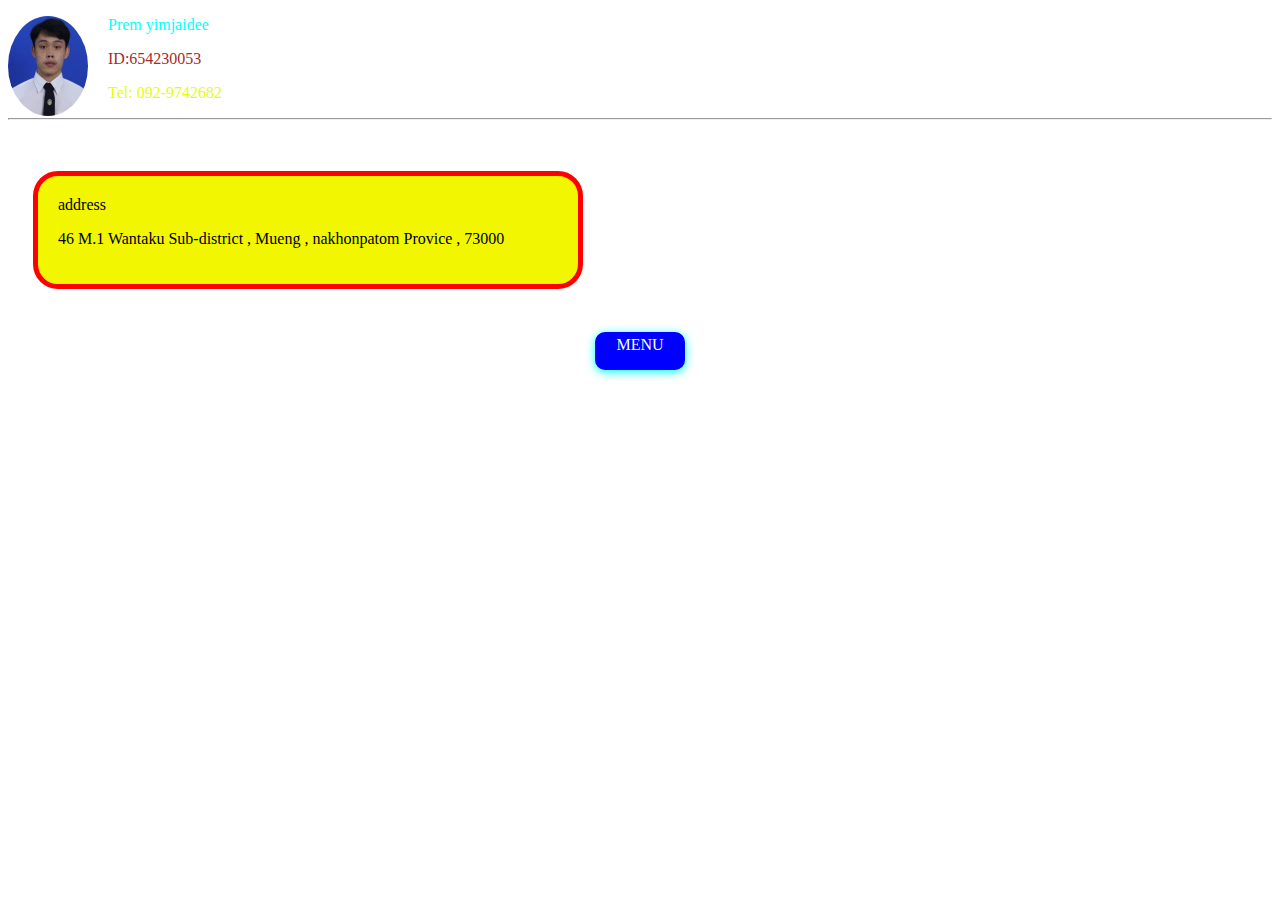
<file: index.html>
<!DOCTYPE html>
<html>

<head>
    <title>My first webpage</title>
    <style>
        img {
            width: 80px;
            border-radius: 50%;
            float: left;
            margin-right: 20px;
        }
        
        p.name {
            font-size: 30 px;
            color: aqua
        }
        
        p.ID {
            font-size: 30 px;
            color: brown;
        }
        
        p.Tel {
            font-size: 30 px;
            color: rgb(229, 255, 0)
        }
        
        .menu {
            background-color: blue;
            border-radius: 10px;
            margin: auto;
            padding: 4px 20px;
            text-align: center;
            box-shadow: 0px 2px 10px aqua;
            width: 50px;
            height: 30px;
        }
        
        a {
            text-decoration: none;
            color: azure;
        }
        
        .mybox {
            width: 500px;
            border: 5px solid rgb(255, 0, 0);
            padding: 20px;
            margin: 25px;
            border-radius: 25px;
            background-color: rgb(242, 247, 0);
        }
    </style>
</head>

<body>
    <img src="images/53.jpg" alt="" style="width: 80px;border-radius: 50% ;">
    <p class=" name"> Prem yimjaidee
        <p>
            <p class="ID"> ID:654230053</p>
            <p class="Tel">Tel: 092-9742682</p>
            <hr>
            <br>

            <div class="mybox">
                <hr2> address
                    <hr2>
                        <p>46 M.1 Wantaku Sub-district , Mueng , nakhonpatom Provice , 73000</p>
            </div>
<br>
            <div class="menu">
                <a href="053_01_home.html">MENU</a> </div>

</body>

</html>
</file>
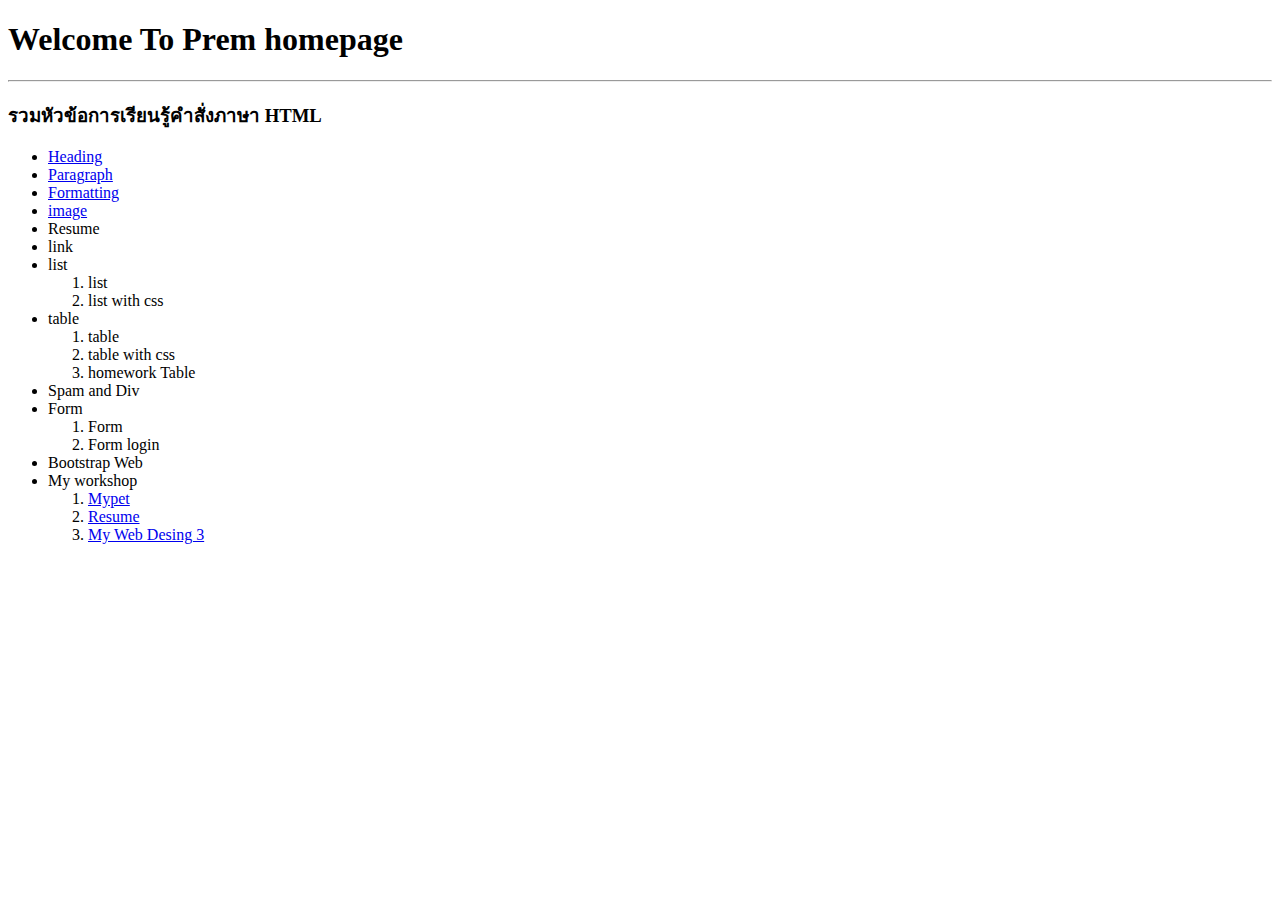
<file: 053_01_home.html>
<!DOCTYPE html>
<html lang="en">
<head>
    <meta charset="UTF-8">
    <meta name="viewport" content="width=device-width, initial-scale=1.0">
    <meta name="description" content="สอนการใช้งานคำสั่งภาษา HTML">
    <meta name="keywords" content="๋HTML css bootstrap">    
    <title>Prem yimjaidee</title>
</head>
<body>
    <h1>Welcome To Prem homepage</h1>
    <hr>
    <h3>รวมหัวข้อการเรียนรู้คำสั่งภาษา HTML</h3>
    <ul>
        <li>
            <a href="053_02_heading.html">Heading<a>
        </li>
        <li>
            <a href="053_03_paragraph.html">Paragraph<a>
        </li>
        <li >
            <a href="053_04_formatting.html">Formatting</a>
        </li>
        <li>
        <a href="053_05_image.html">image</a>
    </li>
   
        <li>Resume</li>
        <li>link</li>
        <li>list</li>
        <ol>
            <li>list</li>
            <li>list with css</li>
        </ol>
        <li>table</li>
        <ol>
            <li>table</li>
            <li>table with css</li>
            <li>homework Table</li>
        </ol>
        <li>Spam and Div</li>
        <li>Form</li>
        <ol>
            <li>Form</li>
            <li>Form login</li>
        </ol>
        <li>Bootstrap Web</li>
        <li>My workshop</li>
            <ol>
        <li>
            <a href="053_06_mypet.html">Mypet</a>
        </li>
        <li>
            <a href="053_Resume.html">Resume</a>
        </li>
        <li>
            <a href="053_07_webD3.html">My Web Desing 3</a>
        </li></ol>
    </ul>
</body>
</html>
</file>
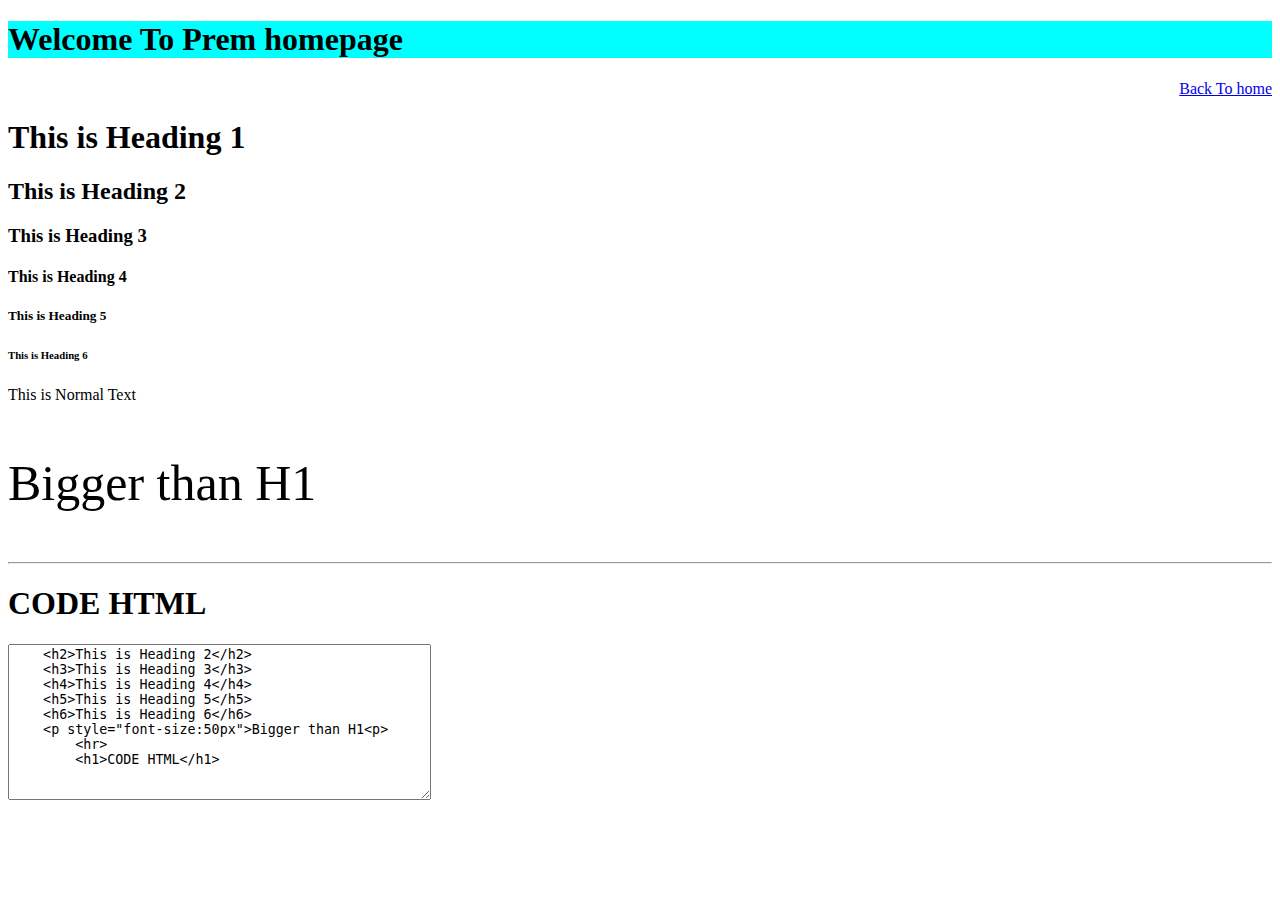
<file: 053_02_heading.html>
<!DOCTYPE html>
<html lang="en">
<head>
    <meta charset="UTF-8">
    <meta name="viewport" content="width=device-width, initial-scale=1.0">
    <meta name="description" content="สอนการใช้งานคำสั่งภาษา HTML">
    <meta name="keywords" content="๋HTML css bootstrap">    
    <title>Heading</title>
</head>
<body>
    <h1 style="color: black;background-color: aqua;">Welcome To Prem homepage </h1>
    <p style="text-align: right;">
        <a href="053_01_home.html">Back To home</a>
    </p>
    <h1>This is Heading 1</h1>
    <h2>This is Heading 2</h2>
    <h3>This is Heading 3</h3>
    <h4>This is Heading 4</h4>
    <h5>This is Heading 5</h5>
    <h6>This is Heading 6</h6>
    
    <p>This is Normal Text</p>
    <p style="font-size:50px">Bigger than H1<p>
        <hr>
        <h1>CODE HTML</h1>
        <textarea name="" id="" cols="50" rows="10">
    <h2>This is Heading 2</h2>
    <h3>This is Heading 3</h3>
    <h4>This is Heading 4</h4>
    <h5>This is Heading 5</h5>
    <h6>This is Heading 6</h6>
    <p style="font-size:50px">Bigger than H1<p>
        <hr>
        <h1>CODE HTML</h1>
</textarea>
        <body>
        <html>
</file>
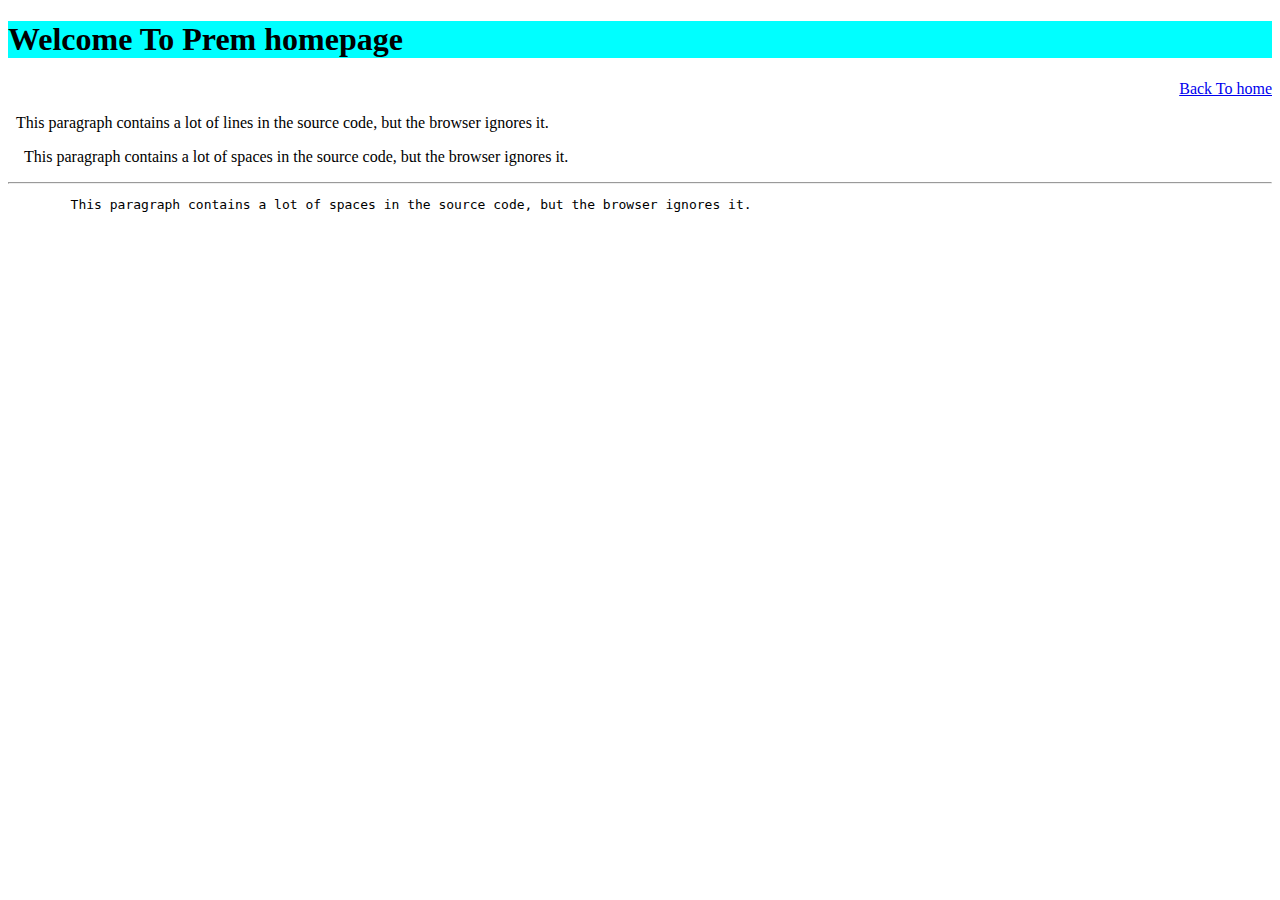
<file: 053_03_paragraph.html>
<!DOCTYPE html>
<html lang="en">
<head>
    <meta charset="UTF-8">
    <meta name="viewport" content="width=device-width, initial-scale=1.0">
    <meta name="description" content="สอนการใช้งานคำสั่งภาษา HTML">
    <meta name="keywords" content="๋HTML css bootstrap">    
    <title>Paragraph</title>
</head>
<body>
    <h1 style="color: black;background-color: aqua;">Welcome To Prem homepage </h1>
    <p style="text-align: right;">
        <a href="053_01_home.html">Back To home</a>
    </p>
    <p>
       &nbsp;&nbsp;This paragraph contains a lot of lines in the source code, but the browser ignores it. <br>
    </p>

    <p>
        &nbsp;&nbsp;&nbsp;&nbsp;This paragraph contains a lot of spaces in the source code, but the browser ignores it. 
    </p>
    <hr>
    <pre>
        This paragraph contains a lot of spaces in the source code, but the browser ignores it. 
    </pre>
    </head>
<body>
</file>
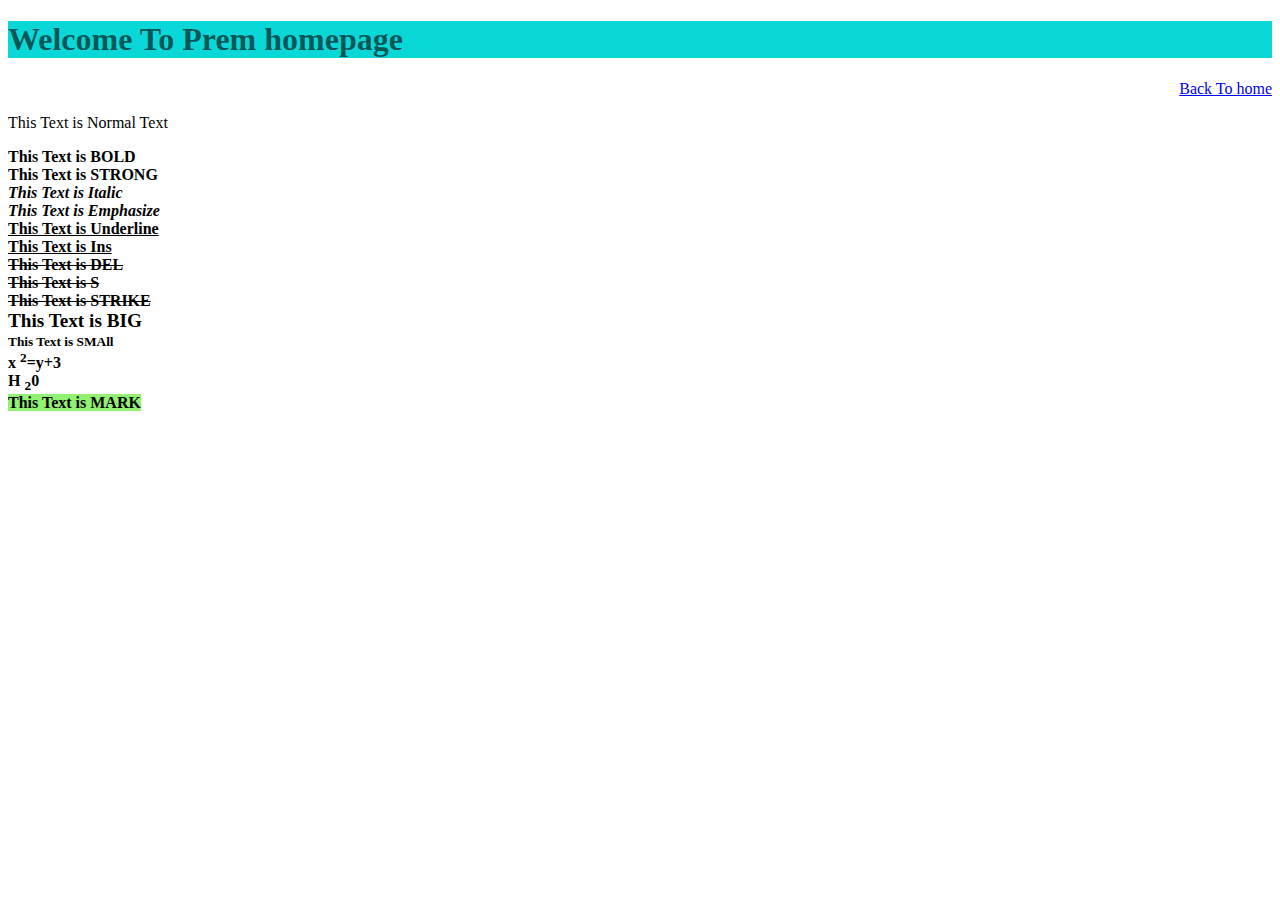
<file: 053_04_formatting.html>
<!DOCTYPE html>
<html lang="en">
<head>
    <meta charset="UTF-8">
    <meta name="viewport" content="width=device-width, initial-scale=1.0">
    <meta name="description" content="สอนการใช้งานคำสั่งภาษา HTML">
    <meta name="keywords" content="๋HTML css bootstrap">    
    <title>Formatting</title>
</head>
<body>
    <h1 style="color: rgba(0, 0, 0, 0.61);background-color: rgb(10, 216, 216);">Welcome To Prem homepage </h1>
    <p style="text-align: right;">
        <a href="053_01_home.html">Back To home</a>
    </p>
    <p>This Text is Normal Text</p>
    <b>This Text is BOLD</b><br>

    <strong>This Text is STRONG<strong><br>
        <i>This Text is Italic</i><br>

        <em>This Text is Emphasize</em><br>
        <u>This Text is Underline</u><br>
        
        <ins>This Text is Ins</ins><br>
        <del>This Text is DEL</del><br>

        <s>This Text is S</s><br>
        <Strike>This Text is STRIKE</Strike><br>

        <big>This Text is BIG</big><br>
        <small>This Text is SMAll</small><br>
        
        x <sup>2</sup>=y+3 <br>
        H <sub>2</sub>0 <br>
        <mark style="background-color: rgba(54, 230, 0, 0.548);">This Text is MARK</mark>
</body>
</html>
</file>
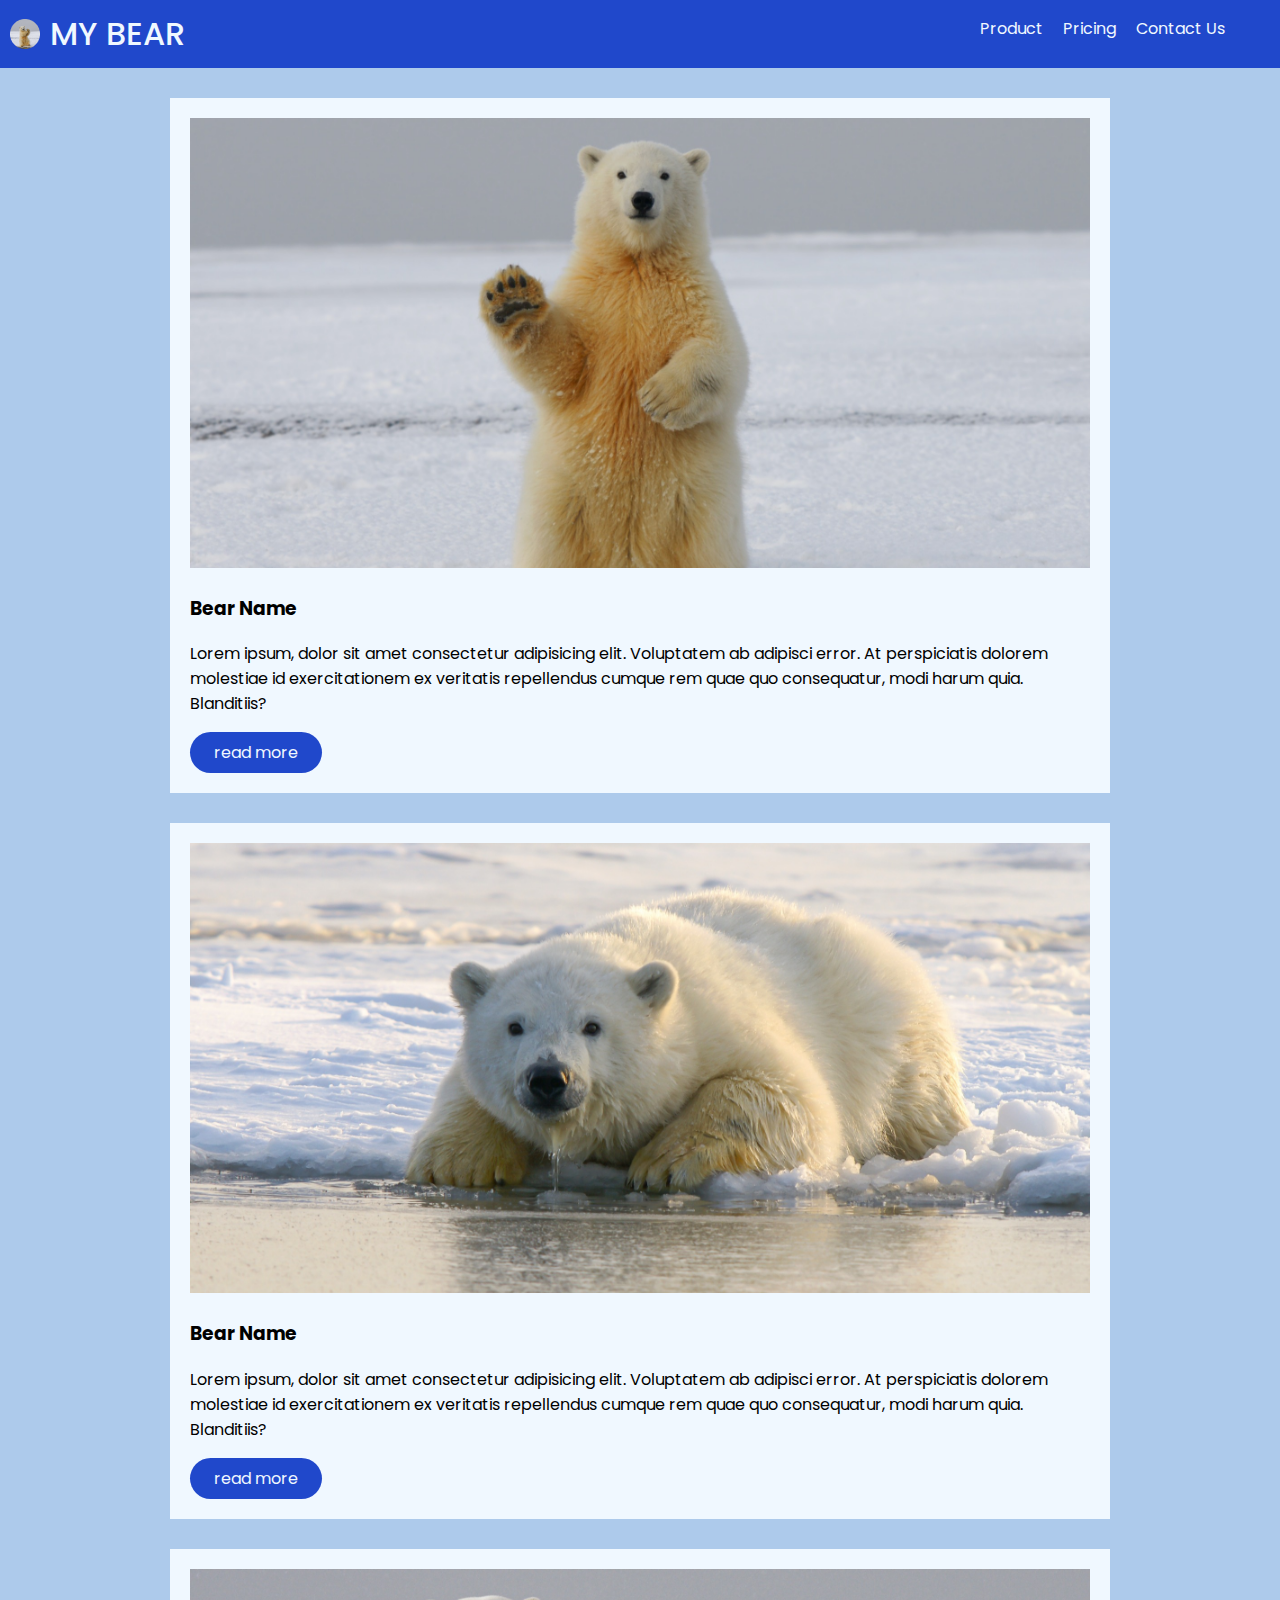
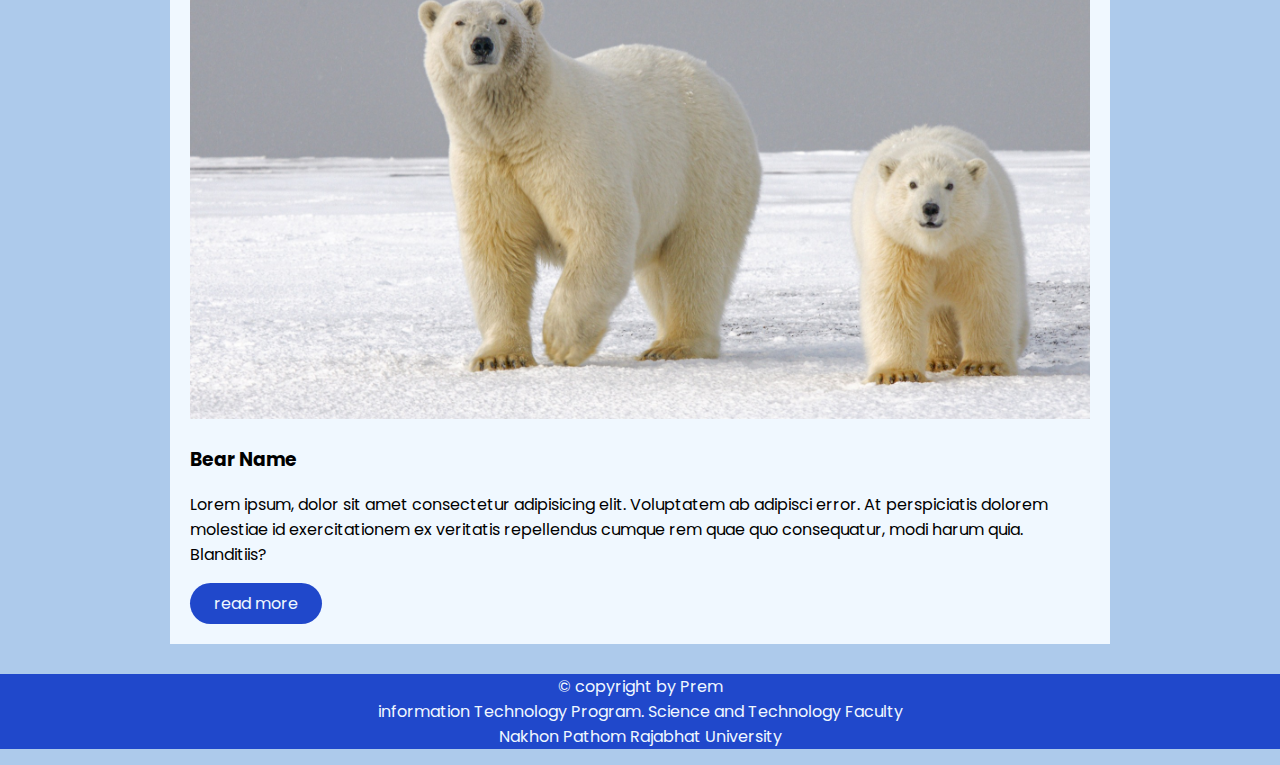
<file: 053_06_mypet.html>
<!DOCTYPE html>
<html lang="en">
<head>
    <meta charset="UTF-8">
    <meta name="viewport" content="width=device-width, initial-scale=1.0">
    <title>My pet Webpage</title>
    <link rel="stylesheet" href="css/mypet.css">
</head>
<body>
    <header>
        <nav>
            <div class="logo">
                <img src="images/b4.png" alt="">
                <h1 class="text-h1">My BEAR</h1>
            </div>
            
                <ul class="menu">
                    <li><a href="#">Product</a></li>
                    <li><a href="#">Pricing</a></li>
                    <li><a href="#">Contact Us</a></li>
                </ul>
            
        </nav>
    </header>

    
    <div class="main-content">
        <div class="box">
            <img src="images/b1.png" alt="" class="image"> 
            <h3>Bear Name</h3>
            <p>Lorem ipsum, dolor sit amet consectetur adipisicing elit.
                 Voluptatem ab adipisci error. At perspiciatis dolorem molestiae 
                 id exercitationem ex veritatis repellendus cumque rem quae quo consequatur,
                  modi harum quia. Blanditiis?</p>
                  <div class="button"><a href="#">read more</a></div>
        </div>
        <div class="box"><img src="images/b2.png" alt=""class="image">
            <h3>Bear Name</h3>
            <p>Lorem ipsum, dolor sit amet consectetur adipisicing elit.
                 Voluptatem ab adipisci error. At perspiciatis dolorem molestiae 
                 id exercitationem ex veritatis repellendus cumque rem quae quo consequatur,
                  modi harum quia. Blanditiis?</p>
                  <div class="button"><a href="#">read more</a></div></div>
        <div class="box"><img src="images/b3.png" alt=""class="image">
            <h3>Bear Name</h3>
            <p>Lorem ipsum, dolor sit amet consectetur adipisicing elit.
                 Voluptatem ab adipisci error. At perspiciatis dolorem molestiae 
                 id exercitationem ex veritatis repellendus cumque rem quae quo consequatur,
                  modi harum quia. Blanditiis?</p>
                  <div class="button"><a href="#">read more</a></div>
                </div>
    </div>
    
    <footer>
        <p>&copy;
            copyright by Prem <br>
            information Technology Program. 
            Science and Technology Faculty <br>
            Nakhon Pathom Rajabhat University</p>
    </footer>
</body>
</html>
</file>
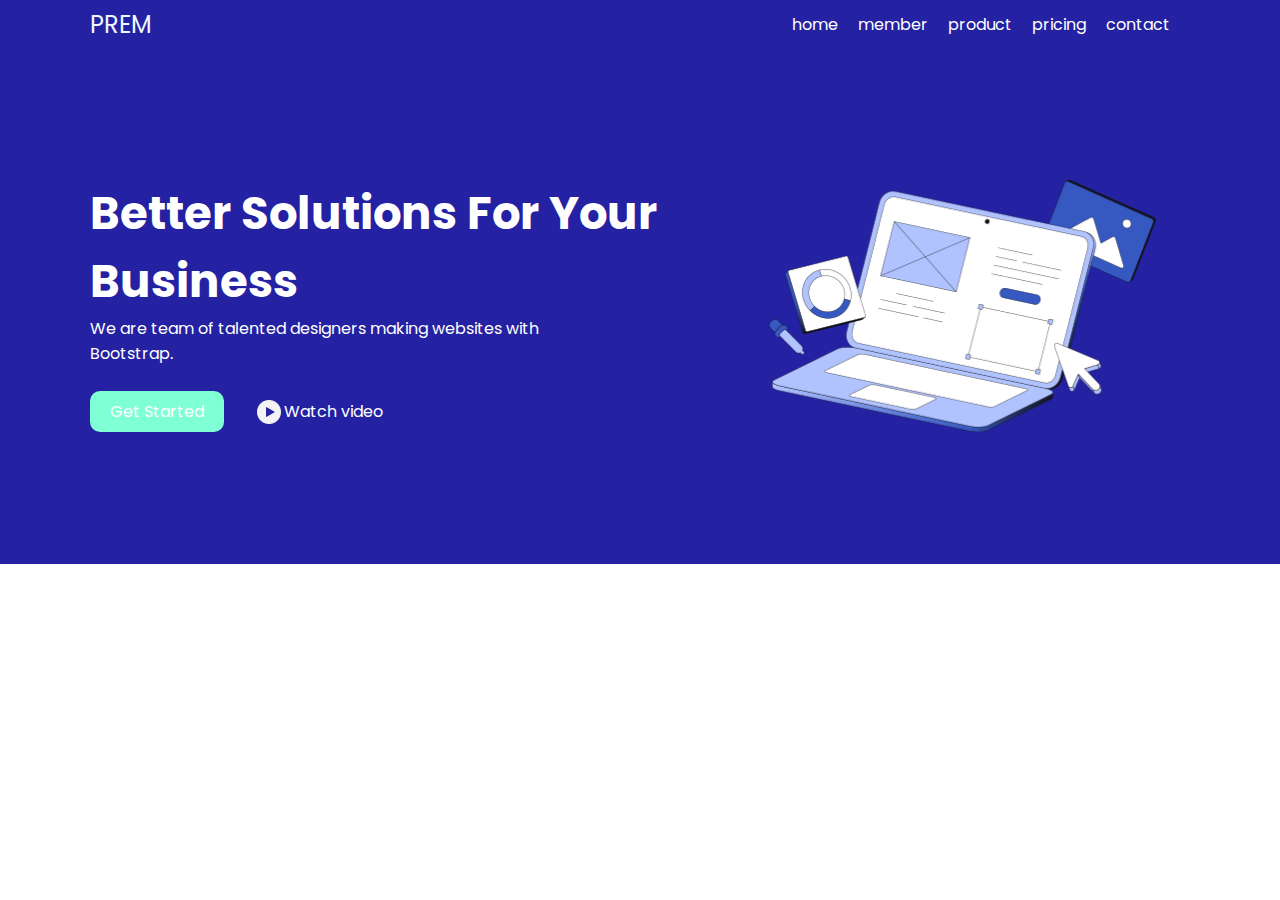
<file: 053_07_webD3.html>
<!DOCTYPE html>
<html lang="en">
  <head>
    <meta charset="UTF-8" />
    <meta name="viewport" content="width=device-width, initial-scale=1.0" />
    <title>My Web Design 3 : Prem</title>
    <link rel="stylesheet" href="css/webD3.css" />
  </head>
  <body>
    <header>
      <nav>
        <div class="logo">PREM</div>
        <ul class="menu">
          <li><a href="#">home</a></li>
          <li><a href="#">member</a></li>
          <li><a href="#">product</a></li>
          <li><a href="#">pricing</a></li>
          <li><a href="#">contact</a></li>
        </ul>
      </nav>

      <section class="hero">
        <div class="hero-text-box">
          <h1 style="font-size: 45px;">Better Solutions For Your 
            Business</h1>
          <p>
            We are team of talented designers making websites with <br>Bootstrap.
          </p>
          <br>
          <div class="hero-button">
            <div class="hero-bt-getstarted">Get Started</div>
            
            <div class="hero-bt-watch">
              <img width="30px" height="30px" src="images/Play Button Circled.png" alt="" />
              Watch video</div>
            </div>

            </div>
        </div>
        <img src="images/Web design.png" alt="" class="hero-img" />
      </section>
    </header>
  </body>
</html>
</file>
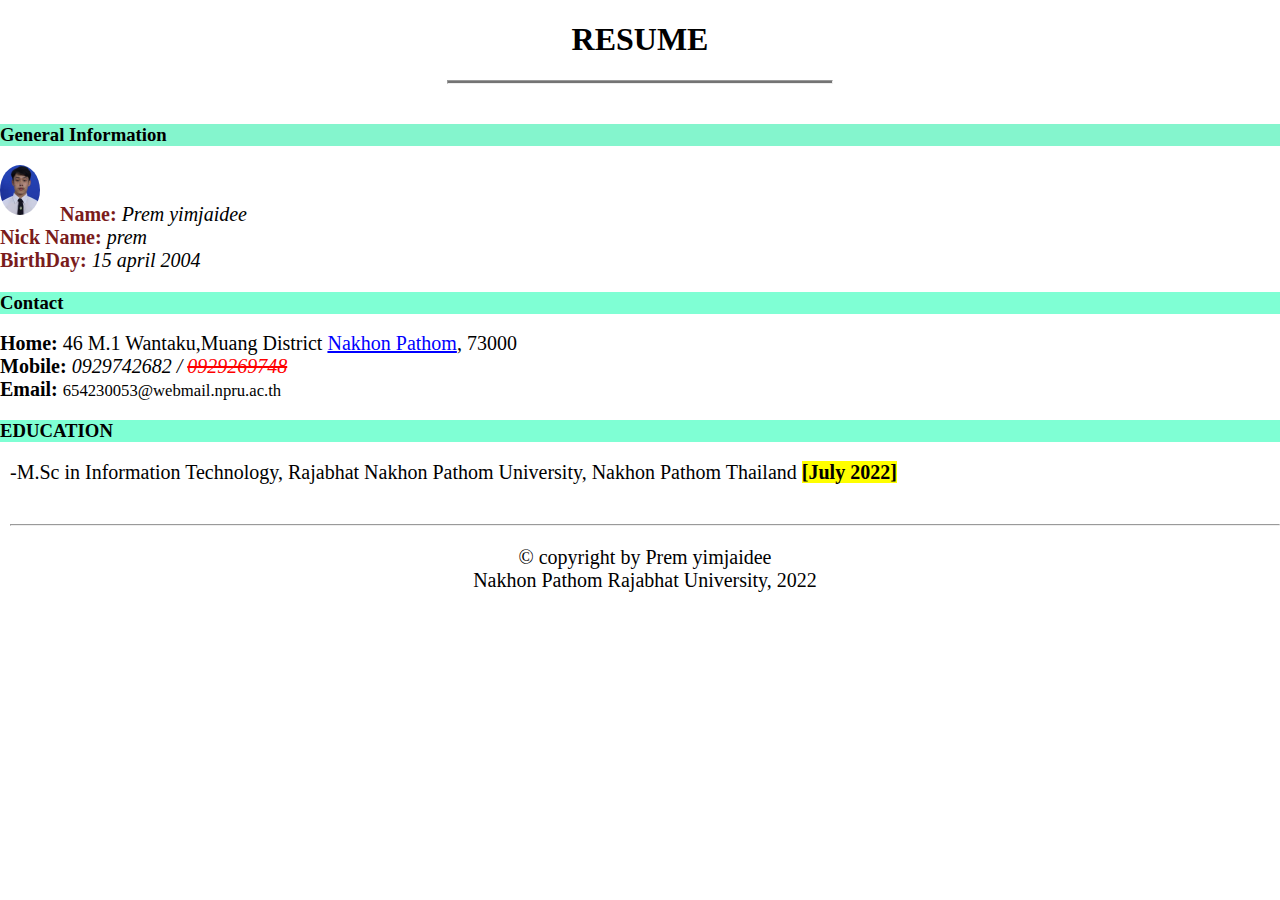
<file: 053_Resume.html>
<!DOCTYPE html>
<html lang="en">
<head>
    <meta charset="UTF-8">
    <meta name="viewport" content="width=device-width, initial-scale=1.0">
    <meta name="description" content="การทำRESUME">
    <meta name="keywords" content="๋HTML css bootstrap">    
    <title>Resume</title>
    <style>      
	body{
    box-sizing: border-box;
    margin: 0;
    padding: 0;
}
.hr{
        width: 30%; 
        height: 2px;
        background: rgb(116, 116, 116);
        margin-top: 10px;
}
img{
            width: 40px;
            border-radius: 50% ;
            float: left;
            margin-right: 20px;
        }
.section-container{
    margin-top: 40px;
    margin-left: 20px;
    margin-right: 20px;
}
.profile{

    font-size: 20px;
}

.contact{
    font-size: 20px;
}
.education{
    padding-left: 10px;
    font-size: 20px;
    
}
.copyright{
    margin-top: 20px;
}

	</style>
</head>
<body>

    <h1 style="text-align: center;">RESUME</h1>
   <hr class="hr"/>
   <section class="section-container"></section>
   <h3 style="color: black;background-color: rgb(132, 245, 205);">General Information </h3>
   
  <img src="images/53.jpg" width="40"><br> <div class="profile">
    <p class=""p>
    <b style="color: rgb(122, 28, 28);">Name:</b> <i style="color: rgb(0, 0, 0);">Prem yimjaidee</i><br/>
    <b style="color: rgb(122, 28, 28);">Nick Name:</b> <i style="color: rgb(0, 0, 0);">prem</i><br/>
    <b style="color: rgb(122, 28, 28);">BirthDay:</b> <i style="color: rgb(0, 0, 0);">15 april 2004</i><br/>
   </div>
   <h3 style="background-color: aquamarine;">Contact</h3>
   <p>
    <div class="contact">
        <b >Home:</b> 46 M.1  Wantaku,Muang  District <u style="color: blue;">Nakhon Pathom</u>,
        73000<br/>
        <b >Mobile:</b> <i>0929742682 / <s style="color: red;">0929269748</s> </i><br/>
        <b >Email: </b><small>654230053@webmail.npru.ac.th</small><br/>
    </div>
    </p>
    <h3 style="background-color: aquamarine;">EDUCATION</h3>
    <p>
       <div class="education">
        -M.Sc in Information Technology, Rajabhat Nakhon Pathom University, Nakhon Pathom Thailand <mark><b>[July 2022]</b></mark>
    </p>
    <hr style="margin-top: 40px;"/>
    <p style="text-align: center;" class="copyright">&copy copyright by Prem yimjaidee<br/>
    Nakhon Pathom Rajabhat University, 2022
    </p>
</section>
</body>
</html>
       </div> 
    </p>
   
</body>
</file>
<file: css/mypet.css>
@import url('https://fonts.googleapis.com/css2?family=Poppins:wght@100;200;300;400;500;600;700;800;900&display=swap');

body{
   background-color: #ADCAEB; 
   margin: 0;
   padding: 0;
   font-family: 'Poppins', sans-serif;
} 
/*Start Header */
header{
    background-color: #2048CB;
}
nav{
    /* border: 3px solid rgb(243, 120, 5); */
    display: flex;
    justify-content: space-between;
}
.logo{
    /* border: 3px solid rgb(209, 18, 18); */
    width: 300px;
    display: flex;
    align-items: center;
    margin: auto 10px;
}
.text-h1{
    margin: 10px;
    color: aliceblue;
    text-transform: uppercase;
    font-weight: 500;
 
}
.menu{
    /* border: 3px solid rgb(243, 239, 14); */
    width: 300px;
    display: flex;
    list-style: none;
}
li{
    margin-right: 20px;
}
a{
    text-decoration: none;
    color: aliceblue;
}
/*End Header */
/* Start main-content*/
.main-content{
    margin: auto;
    width: 1000px;

}
.box{
    background-color: aliceblue;
    padding: 20px;
    margin: 30px;
}

.button{
    color: aliceblue;
    background-color: #2048CB;
    padding: 8px 24px;
    border-radius: 30px;
    display: inline-block;
}
.image{
    width: 100%;
}
footer{
    background-color: #2048CB;
    color: aliceblue;
    text-align: center;
    padding: 0;
}
</file>
<file: css/webD3.css>
@import url('https://fonts.googleapis.com/css2?family=Poppins:wght@100;200;300;400;500;600;700;800;900&display=swap');

*{
    margin: 0;
    padding: auto;
    box-sizing: border-box;
    font-family: 'Poppins', sans-serif;
}
/* --------------------------start header-------------------- */
header{
background-color: #2421A3;
}
nav{
color: aliceblue;
display: flex;
justify-content: space-between;
width: 1100px;
height: 48px;
/* background-color: #1f7ae2; */
align-items: center;
margin: auto;
}
.logo{
text-transform: uppercase;
font-size: 24px;
}
.menu{
    
display: flex;
}
li{
list-style: none;
margin-right: 20px;
}
a{
color: #ffffff;
text-decoration: none;
}
/* --------------------------start sectionhero-------------------- */
.hero{
background-color: 2421A3;
width: 1100px;
margin: auto;
display: flex;
align-items: center;
justify-content: space-between;
}
.hero-text-box{
color: #ffffff;

}
.hero-button{
    display: flex;
}
.hero-bt-getstarted{
 background-color: aquamarine;
padding: 8px 20px;
border-radius: 10px;
margin-right: 30px;
}
.hero-bt-watch{
display: flex;
align-items: center;
}
.hero-img{

}
</file>
